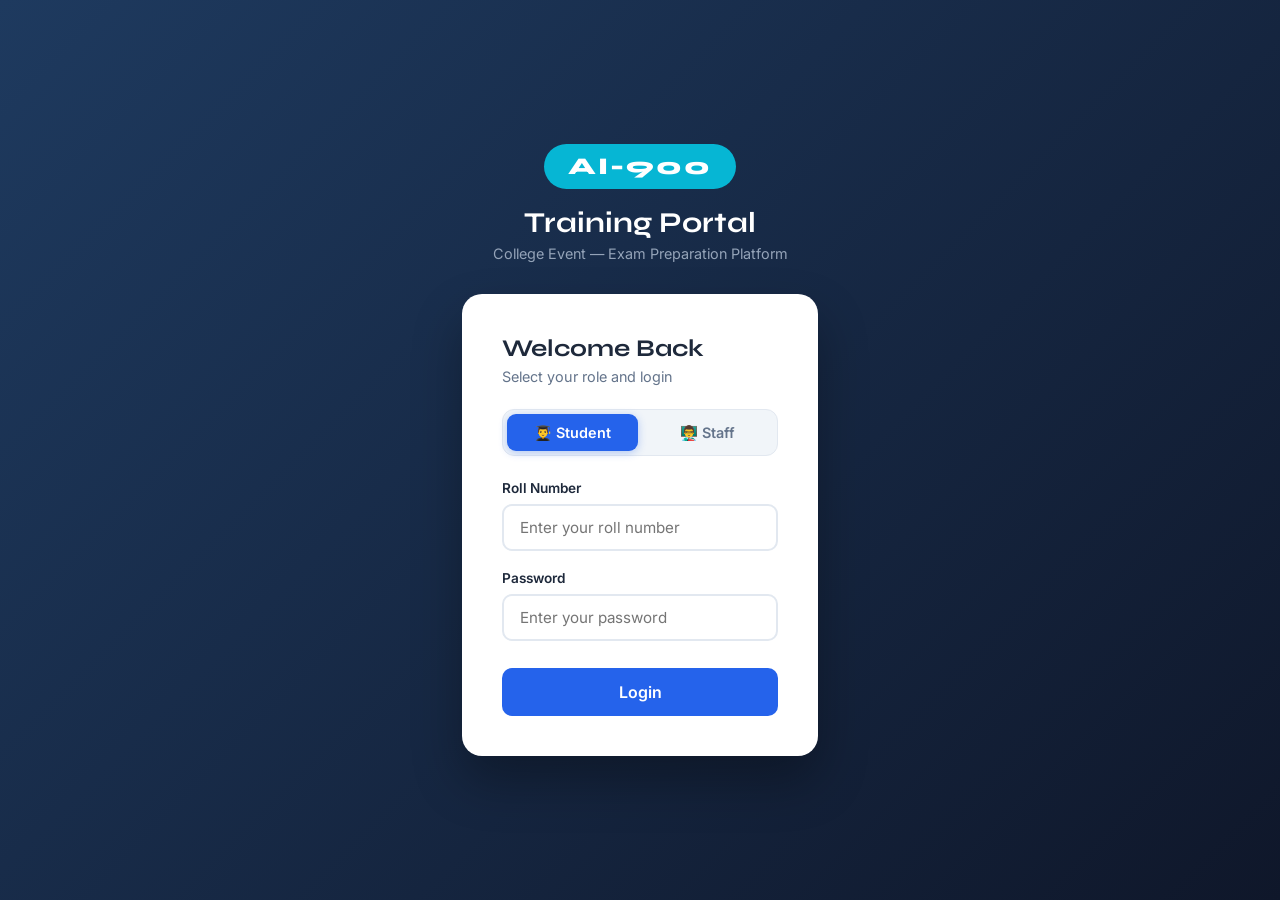
<file: frontend/index.html>
<!DOCTYPE html>
<html lang="en">
<head>
  <meta charset="UTF-8" />
  <meta name="viewport" content="width=device-width, initial-scale=1.0"/>
  <title>AI-900 Training Portal</title>
  <link rel="stylesheet" href="style.css"/>
  <link href="https://fonts.googleapis.com/css2?family=Syne:wght@400;700;800&family=Inter:wght@400;500;600&display=swap" rel="stylesheet"/>
</head>

<body class="login-page">

  <div class="login-container">

    <!-- BRAND -->
    <div class="login-brand">
      <div class="brand-badge">AI-900</div>
      <h1>Training Portal</h1>
      <p>College Event — Exam Preparation Platform</p>
    </div>

    <!-- LOGIN CARD -->
    <div class="login-card">

      <h2>Welcome Back</h2>
      <p class="subtitle">Select your role and login</p>

      <!-- ROLE TOGGLE -->
      <div class="role-toggle">
        <button class="role-btn active" id="btn-student" onclick="setRole('student')">👨‍🎓 Student</button>
        <button class="role-btn" id="btn-staff" onclick="setRole('staff')">👨‍🏫 Staff</button>
      </div>

      <!-- ERROR MSG -->
      <div id="error-msg" class="error-msg hidden"></div>

      <!-- IDENTIFIER -->
      <div class="form-group">
        <label id="id-label">Roll Number</label>
        <input type="text" id="identifier" placeholder="Enter your roll number" />
      </div>

      <!-- PASSWORD -->
      <div class="form-group">
        <label>Password</label>
        <input type="password" id="password" placeholder="Enter your password" />
      </div>

      <!-- LOGIN BUTTON -->
      <button class="btn-primary" onclick="handleLogin()">
        <span id="btn-text">Login</span>
      </button>

    </div>

  </div>

  <script>
    const API = "https://ai-900-portal.onrender.com";
    let currentRole = "student";

    // ─── ROLE SWITCH ──────────────────────────────────
    function setRole(role) {
      currentRole = role;

      document.getElementById("btn-student").classList.toggle("active", role === "student");
      document.getElementById("btn-staff").classList.toggle("active", role === "staff");

      if (role === "staff") {
        document.getElementById("id-label").textContent = "Email Address";
        document.getElementById("identifier").placeholder = "Enter your email";
        document.getElementById("identifier").type = "email";
      } else {
        document.getElementById("id-label").textContent = "Roll Number";
        document.getElementById("identifier").placeholder = "Enter your roll number";
        document.getElementById("identifier").type = "text";
      }

      // clear fields on switch
      document.getElementById("identifier").value = "";
      document.getElementById("password").value = "";
      document.getElementById("error-msg").classList.add("hidden");
    }

    // ─── LOGIN ────────────────────────────────────────
    async function handleLogin() {
      const identifier = document.getElementById("identifier").value.trim();
      const password = document.getElementById("password").value.trim();
      const btnText = document.getElementById("btn-text");

      if (!identifier || !password) {
        showError("Please fill all fields!");
        return;
      }

      btnText.textContent = "Logging in...";
      document.getElementById("error-msg").classList.add("hidden");

      try {
        const res = await fetch(`${API}/auth/login`, {
          method: "POST",
          headers: { "Content-Type": "application/json" },
          body: JSON.stringify({
            identifier: identifier,
            password: password,
            role: currentRole
          })
        });

        let data;
        try {
          data = await res.json();
        } catch {
          showError("Invalid server response");
          btnText.textContent = "Login";
          return;
        }

        if (!res.ok) {
          const errMsg = typeof data.detail === "string" ? data.detail : "Invalid credentials!";
          showError(errMsg);
          btnText.textContent = "Login";
          return;
        }

        // Save to localStorage
        localStorage.setItem("token", data.token);
        localStorage.setItem("role", data.role);
        localStorage.setItem("name", data.name);
        localStorage.setItem("id", data.id);

        // Redirect based on role
        if (data.role === "staff") {
          window.location.href = "staff-dashboard.html";
        } else {
          window.location.href = "student-dashboard.html";
        }

      } catch (err) {
        showError("Server error. Please try again.");
        btnText.textContent = "Login";
      }
    }

    // ─── SHOW ERROR ───────────────────────────────────
    function showError(msg) {
      const errDiv = document.getElementById("error-msg");
      errDiv.textContent = msg;
      errDiv.classList.remove("hidden");
    }

    // Enter key support
    document.addEventListener("keydown", e => {
      if (e.key === "Enter") handleLogin();
    });
  </script>

</body>
</html>
</file>
<file: frontend/style.css>
/* ===== VARIABLES ===== */
:root {
  --primary: #2563eb;
  --primary-dark: #1d4ed8;
  --accent: #06b6d4;
  --bg: #f1f5f9;
  --card-bg: #ffffff;
  --text: #1e293b;
  --text-light: #64748b;
  --border: #e2e8f0;
  --success: #10b981;
  --error: #ef4444;
  --gold: #f59e0b;
}

* { margin: 0; padding: 0; box-sizing: border-box; }

body {
  font-family: 'Inter', sans-serif;
  background: var(--bg);
  color: var(--text);
  min-height: 100vh;
}

/* ===== LOGIN PAGE ===== */
.login-page {
  display: flex;
  align-items: center;
  justify-content: center;
  background: linear-gradient(135deg, #1e3a5f 0%, #0f172a 100%);
  min-height: 100vh;
}

.login-container {
  width: 100%;
  max-width: 420px;
  padding: 2rem;
}

.login-brand {
  text-align: center;
  margin-bottom: 2rem;
}

.brand-badge {
  display: inline-block;
  background: var(--accent);
  color: white;
  font-family: 'Syne', sans-serif;
  font-weight: 800;
  font-size: 1.5rem;
  padding: 0.5rem 1.5rem;
  border-radius: 50px;
  margin-bottom: 1rem;
  letter-spacing: 2px;
}

.login-brand h1 {
  font-family: 'Syne', sans-serif;
  font-size: 1.8rem;
  color: white;
  font-weight: 700;
}

.login-brand p {
  color: #94a3b8;
  font-size: 0.9rem;
  margin-top: 0.3rem;
}

.login-card {
  background: white;
  border-radius: 20px;
  padding: 2.5rem;
  box-shadow: 0 25px 50px rgba(0,0,0,0.3);
}

.login-card h2 {
  font-family: 'Syne', sans-serif;
  font-size: 1.5rem;
  margin-bottom: 0.3rem;
}

.subtitle {
  color: var(--text-light);
  font-size: 0.9rem;
  margin-bottom: 1.5rem;
}

/* ===== ROLE TOGGLE ===== */
.role-toggle {
  display: flex;
  background: #f1f5f9;
  border-radius: 12px;
  padding: 4px;
  margin-bottom: 1.5rem;
  gap: 4px;
  border: 1px solid var(--border);
}

.role-btn {
  flex: 1;
  padding: 0.6rem;
  border: none;
  background: transparent;
  border-radius: 9px;
  cursor: pointer;
  font-size: 0.9rem;
  font-weight: 600;
  color: var(--text-light);
  transition: all 0.2s;
  font-family: 'Inter', sans-serif;
}

.role-btn:hover { color: var(--primary); }

.role-btn.active {
  background: var(--primary);
  color: white;
  box-shadow: 0 2px 8px rgba(37,99,235,0.3);
}

/* ===== FORM ===== */
.form-group { margin-bottom: 1.2rem; }

.form-group label {
  display: block;
  font-size: 0.85rem;
  font-weight: 600;
  color: var(--text);
  margin-bottom: 0.5rem;
}

.form-group input,
.form-group select {
  width: 100%;
  padding: 0.75rem 1rem;
  border: 2px solid var(--border);
  border-radius: 10px;
  font-size: 0.95rem;
  font-family: 'Inter', sans-serif;
  transition: border-color 0.2s;
  outline: none;
  background: white;
  color: var(--text);
}

.form-group input:focus,
.form-group select:focus { border-color: var(--primary); }

/* ===== BUTTONS ===== */
.btn-primary {
  width: 100%;
  padding: 0.85rem;
  background: var(--primary);
  color: white;
  border: none;
  border-radius: 10px;
  font-size: 1rem;
  font-weight: 600;
  cursor: pointer;
  transition: background 0.2s, transform 0.1s;
  margin-top: 0.5rem;
  font-family: 'Inter', sans-serif;
}
.btn-primary:hover { background: var(--primary-dark); }
.btn-primary:active { transform: scale(0.98); }

.btn-logout {
  background: transparent;
  border: 1.5px solid rgba(255,255,255,0.4);
  color: white;
  padding: 0.4rem 1rem;
  border-radius: 8px;
  cursor: pointer;
  font-size: 0.85rem;
  transition: background 0.2s;
  font-family: 'Inter', sans-serif;
}
.btn-logout:hover { background: rgba(255,255,255,0.1); }

.btn-download {
  padding: 0.5rem 1.2rem;
  background: transparent;
  border: 1.5px solid var(--success);
  color: var(--success);
  border-radius: 8px;
  cursor: pointer;
  font-size: 0.85rem;
  font-weight: 600;
  transition: all 0.2s;
  font-family: 'Inter', sans-serif;
}
.btn-download:hover { background: var(--success); color: white; }

/* ===== MESSAGES ===== */
.error-msg {
  background: #fef2f2;
  color: var(--error);
  border: 1px solid #fecaca;
  padding: 0.75rem 1rem;
  border-radius: 8px;
  font-size: 0.85rem;
  margin-bottom: 1rem;
}

.success-msg {
  background: #f0fdf4;
  color: var(--success);
  border: 1px solid #bbf7d0;
  padding: 0.75rem 1rem;
  border-radius: 8px;
  font-size: 0.85rem;
  margin-bottom: 1rem;
}

.hidden { display: none !important; }

/* ===== NAVBAR ===== */
.navbar {
  background: linear-gradient(90deg, #1e3a5f, #0f172a);
  padding: 1rem 2rem;
  display: flex;
  justify-content: space-between;
  align-items: center;
  position: sticky;
  top: 0;
  z-index: 100;
}

.nav-brand {
  font-family: 'Syne', sans-serif;
  font-weight: 800;
  font-size: 1.2rem;
  color: white;
  letter-spacing: 1px;
}

.nav-right {
  display: flex;
  align-items: center;
  gap: 1rem;
  color: #94a3b8;
  font-size: 0.9rem;
}

/* ===== DASHBOARD ===== */
.dashboard-page { background: var(--bg); }

.dashboard-container {
  max-width: 1000px;
  margin: 2rem auto;
  padding: 0 1.5rem;
}

/* ===== TILES ===== */
.tiles {
  display: grid;
  grid-template-columns: repeat(4, 1fr);
  gap: 1rem;
  margin-bottom: 2rem;
}

.tile {
  background: white;
  border-radius: 16px;
  padding: 1.5rem;
  box-shadow: 0 2px 10px rgba(0,0,0,0.06);
  border: 1px solid var(--border);
  text-align: center;
  transition: transform 0.2s, box-shadow 0.2s;
}

.tile:hover {
  transform: translateY(-3px);
  box-shadow: 0 8px 20px rgba(0,0,0,0.1);
}

.tile h3 {
  font-family: 'Syne', sans-serif;
  font-size: 2rem;
  font-weight: 800;
  color: var(--primary);
  margin-bottom: 0.3rem;
}

.tile p {
  font-size: 0.82rem;
  color: var(--text-light);
  text-transform: uppercase;
  letter-spacing: 0.5px;
  font-weight: 600;
}

/* ===== TABS ===== */
.tabs {
  display: flex;
  gap: 0.5rem;
  margin-bottom: 1.5rem;
  flex-wrap: wrap;
}

.tab {
  padding: 0.6rem 1.3rem;
  border: 2px solid var(--border);
  background: white;
  border-radius: 50px;
  cursor: pointer;
  font-size: 0.9rem;
  font-weight: 600;
  color: var(--text-light);
  transition: all 0.2s;
  font-family: 'Inter', sans-serif;
}

.tab:hover { border-color: var(--primary); color: var(--primary); }
.tab.active {
  background: var(--primary);
  border-color: var(--primary);
  color: white;
}

/* ===== CARD ===== */
.card {
  background: white;
  border-radius: 16px;
  padding: 2rem;
  box-shadow: 0 2px 10px rgba(0,0,0,0.06);
  border: 1px solid var(--border);
}

.card h3 {
  font-family: 'Syne', sans-serif;
  font-size: 1.2rem;
  margin-bottom: 1.5rem;
  color: var(--text);
}

/* ===== TABLE ===== */
.table-wrapper { overflow-x: auto; }

table { width: 100%; border-collapse: collapse; }

thead tr {
  background: #f8fafc;
  border-bottom: 2px solid var(--border);
}

th {
  padding: 0.75rem 1rem;
  text-align: left;
  font-size: 0.8rem;
  font-weight: 600;
  color: var(--text-light);
  text-transform: uppercase;
  letter-spacing: 0.5px;
}

td {
  padding: 0.85rem 1rem;
  font-size: 0.9rem;
  border-bottom: 1px solid var(--border);
}

tr:last-child td { border-bottom: none; }
tr:hover td { background: #f8fafc; }

.loading {
  text-align: center;
  color: var(--text-light);
  padding: 2rem !important;
}

/* ===== BADGES ===== */
.score-badge {
  background: #eff6ff;
  color: var(--primary);
  font-weight: 700;
  padding: 0.25rem 0.75rem;
  border-radius: 50px;
  font-size: 0.85rem;
}

.roll-badge {
  background: #f0fdf4;
  color: #16a34a;
  font-weight: 600;
  padding: 0.2rem 0.6rem;
  border-radius: 6px;
  font-size: 0.82rem;
}

/* ===== TOP PERFORMERS ===== */
.toppers-list { display: flex; flex-direction: column; gap: 0.75rem; }

.topper-item {
  display: flex;
  align-items: center;
  gap: 1rem;
  padding: 1rem 1.25rem;
  background: #f8fafc;
  border-radius: 12px;
  border: 1px solid var(--border);
  transition: box-shadow 0.2s;
}

.topper-item:hover { box-shadow: 0 4px 12px rgba(0,0,0,0.08); }

.rank {
  font-size: 1.2rem;
  font-weight: 800;
  font-family: 'Syne', sans-serif;
  min-width: 40px;
  color: var(--gold);
}

.topper-name {
  flex: 1;
  font-weight: 600;
  font-size: 0.95rem;
}

.topper-roll {
  font-size: 0.8rem;
  color: var(--text-light);
}

.topper-score {
  background: var(--primary);
  color: white;
  padding: 0.3rem 0.8rem;
  border-radius: 50px;
  font-weight: 700;
  font-size: 0.85rem;
}

/* ===== AVG SCORE BOX ===== */
.avg-score-box {
  margin-top: 1.5rem;
  padding: 1rem 1.5rem;
  background: linear-gradient(135deg, #eff6ff, #e0f2fe);
  border-radius: 12px;
  font-weight: 600;
  color: var(--primary);
  font-size: 1rem;
  text-align: center;
}

/* ===== STUDENT MARKS TILES ===== */
.student-tiles {
  display: grid;
  grid-template-columns: repeat(3, 1fr);
  gap: 1rem;
  margin-bottom: 2rem;
}

/* ===== RESPONSIVE ===== */
@media (max-width: 768px) {
  .tiles { grid-template-columns: repeat(2, 1fr); }
  .student-tiles { grid-template-columns: repeat(2, 1fr); }
}

@media (max-width: 600px) {
  .dashboard-container { padding: 0 1rem; }
  .card { padding: 1.25rem; }
  .navbar { padding: 1rem; }
  .tiles { grid-template-columns: repeat(2, 1fr); }
  .student-tiles { grid-template-columns: 1fr; }
}
</file>
